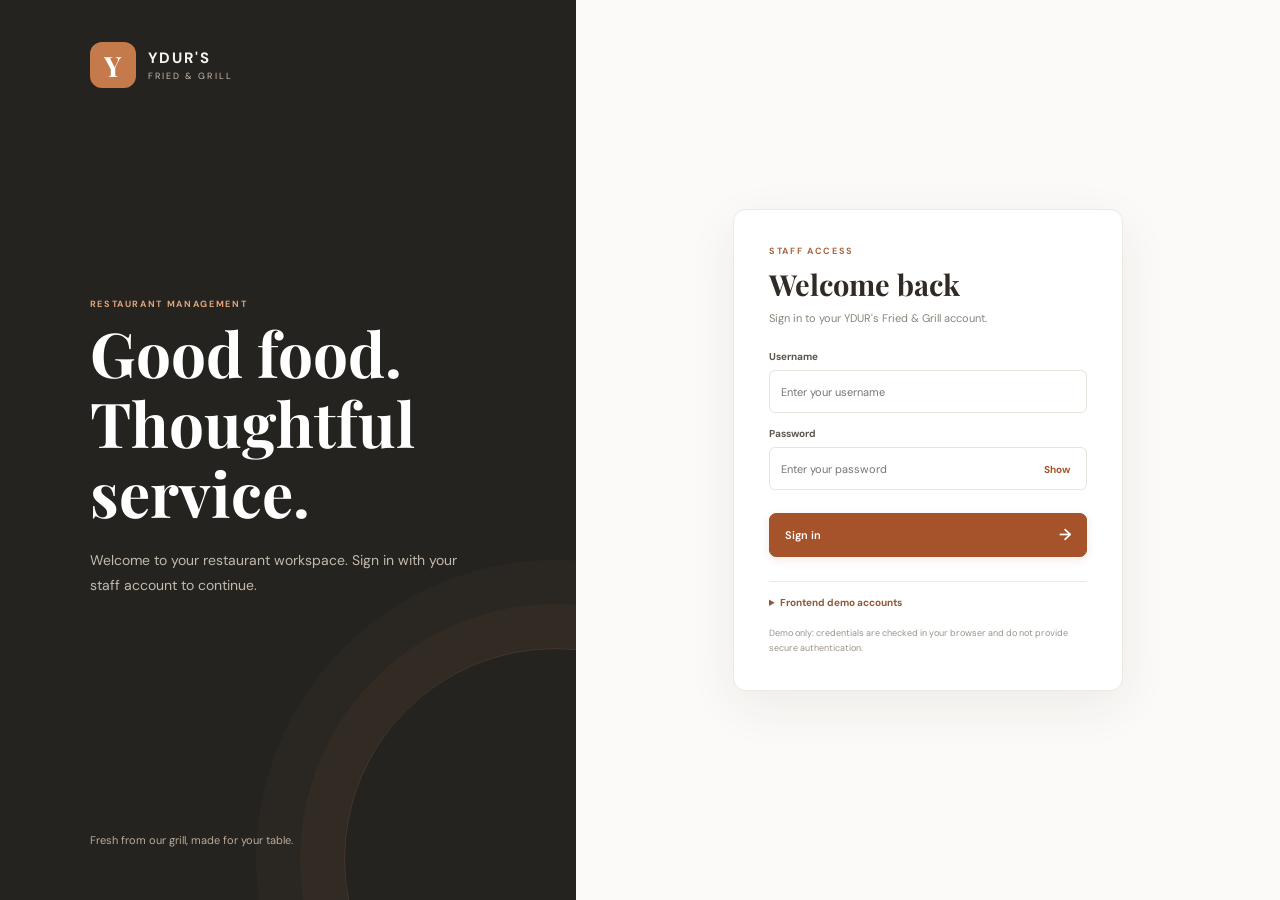
<file: ydur_frontend/index.html>
<!DOCTYPE html>
<html lang="en">
<head>
  <meta charset="UTF-8" />
  <meta name="viewport" content="width=device-width, initial-scale=1.0" />
  <meta name="description" content="YDUR's Fried & Grill restaurant management system." />
  <title>YDUR's Fried &amp; Grill | Sign in</title>
  <link rel="preconnect" href="https://fonts.googleapis.com">
  <link rel="preconnect" href="https://fonts.gstatic.com" crossorigin>
  <link href="https://fonts.googleapis.com/css2?family=DM+Sans:wght@400;500;600;700&family=Playfair+Display:wght@600;700&display=swap" rel="stylesheet">
  <link rel="stylesheet" href="css/style.css" />
</head>
<body>
  <div id="app"></div>
  <script src="js/app.js"></script>
</body>
</html>
</file>
<file: ydur_frontend/css/style.css>
:root {
    --bg: #f7f7f5;
    --surface: #fff;
    --surface-soft: #fbfaf8;
    --ink: #25231f;
    --muted: #858078;
    --line: #ece9e3;
    --accent: #a6532b;
    --accent-dark: #83401f;
    --accent-soft: #f7eee8;
    --green: #26734e;
    --green-soft: #eaf5ee;
    --amber: #a36a19;
    --amber-soft: #fbf2e2;
    --red: #b64d43;
    --shadow: 0 8px 28px rgba(48, 37, 26, .045);
    --sidebar: 252px
}

* {
    box-sizing: border-box
}

body {
    margin: 0;
    background: var(--bg);
    color: var(--ink);
    font-family: 'DM Sans', Arial, sans-serif;
    font-size: 14px
}

button,
input,
select {
    font: inherit
}

button {
    cursor: pointer
}

.app-shell {
    min-height: 100vh
}

.sidebar {
    position: fixed;
    inset: 0 auto 0 0;
    width: var(--sidebar);
    background: #25231f;
    color: #f7f3ed;
    padding: 25px 16px 16px;
    display: flex;
    flex-direction: column;
    z-index: 20
}

.brand {
    display: flex;
    align-items: center;
    gap: 11px;
    padding: 0 9px 32px
}

.brand-mark {
    width: 39px;
    height: 39px;
    border-radius: 12px;
    background: #c47a4b;
    color: #fff;
    display: grid;
    place-items: center;
    font-family: 'Playfair Display', serif;
    font-size: 25px;
    font-weight: 700
}

.brand-copy {
    display: flex;
    flex-direction: column;
    gap: 2px
}

.brand-name {
    font-weight: 700;
    font-size: 15px;
    letter-spacing: 1.8px
}

.brand-subtitle {
    font-size: 9px;
    letter-spacing: 2.1px;
    color: #c9bcb0
}

.workspace-label {
    font-size: 9px;
    letter-spacing: 1.55px;
    color: #8c877e;
    font-weight: 700;
    padding: 0 12px 11px
}

.main-nav {
    display: grid;
    gap: 4px
}

.nav-link {
    border: 0;
    background: transparent;
    color: #bdb7ae;
    display: flex;
    align-items: center;
    gap: 13px;
    text-align: left;
    width: 100%;
    padding: 11px 12px;
    border-radius: 8px;
    font-size: 12px;
    font-weight: 500;
    transition: .18s
}

.nav-link:hover {
    background: #34312c;
    color: #fff
}

.nav-link.active {
    background: #49352a;
    color: #fff
}

.nav-icon {
    font-size: 17px;
    width: 17px;
    text-align: center;
    color: #c8a48d
}

.nav-link.active .nav-icon {
    color: #e4a77d
}

.nav-count {
    margin-left: auto;
    background: #6e4834;
    color: #f4d6c1;
    border-radius: 20px;
    padding: 2px 7px;
    font-size: 10px
}

.report-label {
    margin-top: 29px
}

.sidebar-bottom {
    margin-top: auto
}

.help-card {
    background: #302e29;
    border: 1px solid #403c35;
    border-radius: 10px;
    padding: 14px;
    margin: 0 2px 17px
}

.help-icon {
    color: #e2a77e;
    font-size: 17px;
    margin-bottom: 7px
}

.help-card strong {
    font-size: 11px
}

.help-card p {
    font-size: 10px;
    line-height: 1.55;
    color: #aaa39a;
    margin: 6px 0 10px
}

.help-link {
    background: none;
    border: 0;
    color: #e0a47a;
    font-size: 10px;
    padding: 0;
    font-weight: 700
}

.help-link span {
    margin-left: 4px
}

.user-mini {
    border-top: 1px solid #403d37;
    padding: 15px 3px 1px;
    display: flex;
    align-items: center;
    gap: 9px
}

.avatar {
    width: 33px;
    height: 33px;
    border-radius: 50%;
    display: grid;
    place-items: center;
    background: #e8c5aa;
    color: #63391f;
    font-size: 10px;
    font-weight: 700;
    flex-shrink: 0
}

.user-mini-info {
    display: flex;
    flex-direction: column;
    gap: 3px;
    min-width: 0
}

.user-mini-info strong {
    font-size: 10px;
    white-space: nowrap
}

.user-mini-info span {
    font-size: 9px;
    color: #aaa39a
}

.more-button {
    margin-left: auto;
    border: 0;
    background: none;
    color: #99938a;
    letter-spacing: 2px
}

.main-area {
    margin-left: var(--sidebar);
    min-height: 100vh
}

.topbar {
    height: 72px;
    padding: 0 38px;
    background: rgba(255, 255, 255, .9);
    border-bottom: 1px solid var(--line);
    display: flex;
    align-items: center;
    justify-content: space-between;
    position: sticky;
    top: 0;
    z-index: 10;
    backdrop-filter: blur(12px)
}

.topbar-left,
.topbar-actions,
.breadcrumb,
.topbar-user {
    display: flex;
    align-items: center
}

.breadcrumb {
    gap: 11px;
    font-size: 10px;
    letter-spacing: .65px
}

.breadcrumb span {
    color: #958f85;
    font-weight: 600
}

.breadcrumb b {
    color: #d0cbc3;
    font-weight: 400
}

.breadcrumb strong {
    font-size: 11px;
    color: #3f3a33;
    letter-spacing: 0
}

.topbar-actions {
    gap: 19px
}

.today-chip {
    display: flex;
    align-items: center;
    gap: 7px;
    font-size: 10px;
    color: #777167
}

.today-dot {
    width: 6px;
    height: 6px;
    background: #69a57d;
    border-radius: 50%
}

.icon-button {
    border: 0;
    background: transparent;
    color: #615b52;
    font-size: 18px;
    width: 33px;
    height: 33px;
    border-radius: 8px;
    display: grid;
    place-items: center
}

.icon-button:hover {
    background: #f3eee8
}

.notification-button {
    position: relative;
    font-size: 17px
}

.notification-button i {
    position: absolute;
    width: 5px;
    height: 5px;
    right: 7px;
    top: 6px;
    border-radius: 50%;
    background: #c66c3f;
    border: 1px solid white
}

.topbar-divider {
    height: 28px;
    border-left: 1px solid var(--line)
}

.topbar-user {
    gap: 9px
}

.avatar-small {
    width: 30px;
    height: 30px;
    font-size: 9px
}

.topbar-user div:nth-child(2) {
    display: flex;
    flex-direction: column;
    gap: 3px
}

.topbar-user strong {
    font-size: 10px
}

.topbar-user span {
    font-size: 9px;
    color: #938d83
}

.topbar-user .chevron {
    font-size: 15px;
    margin-left: 5px;
    color: #8c857c
}

.menu-toggle,
.sidebar-close {
    display: none
}

.content-area {
    max-width: 1510px;
    margin: 0 auto;
    padding: 25px 38px 22px
}

.demo-notice {
    display: flex;
    align-items: center;
    gap: 9px;
    background: #fff8ed;
    border: 1px solid #f2e6d1;
    color: #906d3d;
    border-radius: 7px;
    padding: 9px 12px;
    font-size: 10px;
    margin-bottom: 25px
}

.demo-notice span {
    font-size: 14px
}

.page-heading {
    display: flex;
    align-items: flex-end;
    justify-content: space-between;
    margin-bottom: 22px
}

.eyebrow {
    font-size: 9px;
    letter-spacing: 1.65px;
    font-weight: 700;
    color: #a86640;
    margin: 0 0 8px
}

.page-heading h1 {
    font-family: 'Playfair Display', Georgia, serif;
    font-size: 29px;
    line-height: 1.2;
    margin: 0;
    color: #2d2924;
    font-weight: 700
}

.wave {
    font-family: 'DM Sans', sans-serif;
    color: #c98250;
    font-size: 19px
}

.page-description {
    margin: 7px 0 0;
    color: #89837a;
    font-size: 11px
}

.primary-button {
    display: inline-flex;
    align-items: center;
    justify-content: center;
    gap: 8px;
    background: var(--accent);
    color: white;
    border: 1px solid var(--accent);
    border-radius: 7px;
    padding: 10px 15px;
    font-size: 11px;
    font-weight: 600;
    box-shadow: 0 3px 8px rgba(166, 83, 43, .12);
    transition: .2s
}

.primary-button:hover {
    background: var(--accent-dark);
    transform: translateY(-1px)
}

.primary-button span {
    font-size: 16px;
    line-height: 10px
}

.stats-grid {
    display: grid;
    grid-template-columns: repeat(4, minmax(0, 1fr));
    gap: 15px;
    margin-bottom: 17px
}

.stat-card,
.panel {
    background: var(--surface);
    border: 1px solid var(--line);
    border-radius: 10px;
    box-shadow: var(--shadow)
}

.stat-card {
    padding: 16px 17px 14px;
    min-height: 119px
}

.stat-top {
    display: flex;
    justify-content: space-between;
    align-items: center
}

.stat-label {
    font-size: 10px;
    color: #827c73;
    font-weight: 500
}

.stat-icon {
    width: 29px;
    height: 29px;
    border-radius: 8px;
    display: grid;
    place-items: center;
    font-size: 15px
}

.sales-icon {
    background: #f8eee7;
    color: #ae653b
}

.orders-icon {
    background: #edf1f8;
    color: #5c76a0
}

.pending-icon {
    background: #fbf3e4;
    color: #b18439
}

.stock-icon {
    background: #edf5ef;
    color: #548768
}

.stat-value {
    font-size: 23px;
    font-weight: 700;
    letter-spacing: -.7px;
    margin: 10px 0 8px;
    color: #302b25
}

.stat-foot {
    display: flex;
    align-items: center;
    gap: 6px;
    font-size: 9px;
    color: #a09a91
}

.trend {
    font-weight: 700
}

.positive {
    color: #38815b
}

.neutral-note {
    color: #b07a31;
    font-weight: 600
}

.warning-text {
    color: #b36b3e;
    font-weight: 600
}

.dashboard-grid {
    display: grid;
    grid-template-columns: minmax(0, 1.55fr) minmax(300px, 1fr);
    gap: 16px;
    margin-bottom: 17px
}

.panel {
    padding: 17px 18px
}

.panel-heading {
    display: flex;
    justify-content: space-between;
    align-items: flex-start;
    gap: 15px
}

.panel-heading h2 {
    margin: 0;
    font-size: 13px;
    font-weight: 700;
    color: #353029
}

.panel-heading p {
    margin: 5px 0 0;
    font-size: 9px;
    color: #99938a
}

.select-control {
    border: 1px solid #e9e5df;
    background: #fff;
    border-radius: 6px;
    padding: 7px 27px 7px 9px;
    color: #6f695f;
    font-size: 9px;
    outline: none
}

.chart-summary {
    display: flex;
    justify-content: space-between;
    align-items: flex-end;
    margin: 22px 4px 4px
}

.muted-label {
    display: block;
    color: #999187;
    font-size: 9px;
    margin-bottom: 5px
}

.chart-summary strong {
    font-size: 19px;
    letter-spacing: -.4px
}

.chart-legend {
    font-size: 9px;
    color: #8d877d;
    display: flex;
    align-items: center;
    gap: 6px;
    margin-bottom: 3px
}

.chart-legend i {
    width: 7px;
    height: 7px;
    border-radius: 50%;
    background: #d97736
}

.chart-wrap {
    height: 190px;
    display: flex;
    margin-top: 7px
}

.y-labels {
    width: 39px;
    display: flex;
    flex-direction: column;
    justify-content: space-between;
    padding: 0 0 22px;
    color: #a59f96;
    font-size: 8px
}

.chart-area {
    position: relative;
    flex: 1;
    min-width: 0
}

.chart-grid-lines {
    position: absolute;
    inset: 0 0 23px;
    display: flex;
    flex-direction: column;
    justify-content: space-between
}

.chart-grid-lines i {
    border-top: 1px dashed #eeeae5;
    width: 100%
}

.sales-chart {
    position: absolute;
    width: 100%;
    height: calc(100% - 23px);
    inset: 0 0 23px;
    overflow: visible
}

.x-labels {
    position: absolute;
    left: 0;
    right: 0;
    bottom: 0;
    display: flex;
    justify-content: space-between;
    color: #a59f96;
    font-size: 8px
}

.text-button {
    border: 0;
    background: transparent;
    color: #a45e39;
    font-size: 9px;
    font-weight: 700;
    padding: 3px 0;
    white-space: nowrap
}

.text-button span {
    font-size: 13px;
    margin-left: 4px
}

.popular-list {
    margin-top: 17px
}

.popular-item {
    display: flex;
    align-items: center;
    gap: 10px;
    padding: 10px 0;
    border-bottom: 1px solid #f1eee9
}

.popular-item:last-child {
    border-bottom: 0
}

.food-thumb {
    width: 35px;
    height: 35px;
    display: grid;
    place-items: center;
    border-radius: 8px;
    font-size: 17px
}

.food-one {
    background: #fbefe3
}

.food-two {
    background: #f8edeb
}

.food-three {
    background: #eaf2f4
}

.food-four {
    background: #f8f3e4
}

.popular-info {
    display: flex;
    flex-direction: column;
    gap: 4px;
    min-width: 0
}

.popular-info strong {
    font-size: 10px
}

.popular-info span {
    font-size: 8px;
    color: #99938a
}

.popular-sales {
    margin-left: auto;
    display: flex;
    flex-direction: column;
    align-items: flex-end;
    gap: 3px
}

.popular-sales strong {
    font-size: 11px
}

.popular-sales span {
    font-size: 8px;
    color: #99938a
}

.orders-panel {
    padding-bottom: 10px
}

.orders-heading {
    align-items: center;
    margin-bottom: 17px
}

.table-actions {
    display: flex;
    align-items: center;
    gap: 17px
}

.search-box {
    height: 29px;
    width: 150px;
    border: 1px solid #ece8e2;
    border-radius: 6px;
    display: flex;
    align-items: center;
    padding: 0 8px;
    gap: 6px;
    color: #a29a90
}

.search-box span {
    font-size: 17px
}

.search-box input {
    border: 0;
    outline: 0;
    width: 100%;
    font-size: 9px;
    color: #484239
}

.search-box input::placeholder {
    color: #aaa49b
}

.table-scroll {
    overflow-x: auto
}

table {
    border-collapse: collapse;
    width: 100%;
    min-width: 650px
}

thead {
    background: #faf9f7
}

th {
    text-align: left;
    color: #9a948a;
    font-size: 8px;
    letter-spacing: .65px;
    font-weight: 700;
    padding: 10px 12px
}

td {
    padding: 11px 12px;
    border-bottom: 1px solid #f1eee9;
    font-size: 9px;
    color: #777168;
    white-space: nowrap
}

tbody tr:last-child td {
    border-bottom: 0
}

.order-id {
    font-weight: 700;
    color: #a15c39
}

.customer-cell {
    display: flex;
    align-items: center;
    gap: 8px;
    color: #49443d;
    font-weight: 600
}

.customer-avatar {
    width: 24px;
    height: 24px;
    display: grid;
    place-items: center;
    border-radius: 50%;
    background: #f2e6dd;
    color: #92542f;
    font-size: 8px;
    font-weight: 700
}

.avatar-2 {
    background: #e9edf5;
    color: #60749c
}

.avatar-3 {
    background: #f6ecdf;
    color: #9b7139
}

.avatar-4 {
    background: #e9f1ec;
    color: #568065
}

.amount-cell {
    font-weight: 700;
    color: #51483e
}

.status-badge {
    display: inline-flex;
    align-items: center;
    border-radius: 30px;
    padding: 5px 8px;
    font-size: 8px;
    font-weight: 700
}

.status-badge:before {
    content: '';
    width: 5px;
    height: 5px;
    border-radius: 50%;
    margin-right: 5px;
    background: currentColor
}

.preparing {
    background: #fff3e4;
    color: #b47730
}

.completed {
    background: #eaf5ed;
    color: #43815c
}

.pending {
    background: #fcebea;
    color: #b75b50
}

.table-footer {
    display: flex;
    justify-content: space-between;
    padding: 11px 12px 2px;
    color: #a19b92;
    font-size: 8px
}

.table-footer strong {
    color: #686157
}

.sample-label {
    letter-spacing: 1px;
    font-weight: 700;
    color: #b3a99c
}

.page-footer {
    display: flex;
    justify-content: space-between;
    padding: 21px 2px 5px;
    color: #aaa49b;
    font-size: 8px
}

.page-footer b {
    padding: 0 5px;
    color: #d2a17f
}

.page-view {
    display: none
}

.page-view.active {
    display: block
}

.placeholder-panel {
    min-height: 330px;
    display: flex;
    flex-direction: column;
    align-items: center;
    justify-content: center;
    text-align: center;
    padding: 35px
}

.placeholder-icon {
    width: 57px;
    height: 57px;
    border-radius: 16px;
    background: var(--accent-soft);
    color: var(--accent);
    display: grid;
    place-items: center;
    font-size: 25px;
    margin-bottom: 15px
}

.placeholder-panel h2 {
    font-family: 'Playfair Display', serif;
    font-size: 22px;
    margin: 0 0 8px
}

.placeholder-panel p {
    max-width: 400px;
    font-size: 11px;
    color: #89837a;
    line-height: 1.7;
    margin: 0 0 17px
}

.coming-soon {
    font-size: 8px;
    letter-spacing: 1.2px;
    color: #a86640;
    background: #f8eee8;
    border-radius: 20px;
    padding: 7px 11px;
    font-weight: 700
}

.sidebar-scrim {
    display: none
}

.modal-backdrop {
    display: none;
    position: fixed;
    inset: 0;
    background: rgba(29, 25, 21, .48);
    z-index: 50;
    align-items: center;
    justify-content: center;
    padding: 18px
}

.modal-backdrop.open {
    display: flex
}

.modal {
    background: #fff;
    border-radius: 13px;
    padding: 23px;
    width: min(100%, 440px);
    box-shadow: 0 18px 55px rgba(0, 0, 0, .18)
}

.modal-heading {
    display: flex;
    justify-content: space-between;
    align-items: flex-start;
    margin-bottom: 21px
}

.modal-heading h2 {
    font-family: 'Playfair Display', serif;
    font-size: 22px;
    margin: 0
}

.modal-heading p:last-child {
    font-size: 10px;
    color: #89837a;
    margin: 6px 0 0
}

.modal-close {
    font-size: 23px
}

.field-label {
    display: block;
    font-size: 10px;
    font-weight: 700;
    color: #5c554c;
    margin-bottom: 7px
}

.form-control {
    width: 100%;
    padding: 10px 11px;
    border: 1px solid #e8e3dc;
    border-radius: 6px;
    outline: none;
    font-size: 11px;
    color: #403a33;
    background: #fff;
    margin-bottom: 15px
}

.form-control:focus {
    border-color: #c88761;
    box-shadow: 0 0 0 3px rgba(200, 135, 97, .12)
}

.form-row {
    display: grid;
    grid-template-columns: 1fr 1fr;
    gap: 12px
}

.modal-actions {
    display: flex;
    justify-content: flex-end;
    gap: 8px;
    margin-top: 5px
}

.secondary-button {
    background: #fff;
    border: 1px solid #e6e1da;
    color: #70695f;
    border-radius: 7px;
    padding: 10px 14px;
    font-size: 10px;
    font-weight: 600
}

.form-note {
    font-size: 8px;
    color: #a29b91;
    margin: 13px 0 0
}

.toast {
    position: fixed;
    right: 22px;
    bottom: 22px;
    background: #2f4939;
    color: #fff;
    padding: 12px 16px;
    border-radius: 8px;
    font-size: 11px;
    box-shadow: 0 8px 22px rgba(0, 0, 0, .15);
    opacity: 0;
    transform: translateY(10px);
    pointer-events: none;
    transition: .25s;
    z-index: 80
}

.toast.show {
    opacity: 1;
    transform: translateY(0)
}

@media(max-width:1150px) {
    :root {
        --sidebar: 225px
    }

    .content-area {
        padding-left: 25px;
        padding-right: 25px
    }

    .topbar {
        padding: 0 25px
    }

    .stats-grid {
        gap: 10px
    }

    .stat-card {
        padding: 14px
    }

    .dashboard-grid {
        grid-template-columns: minmax(0, 1.3fr) minmax(270px, 1fr)
    }
}

@media(max-width:900px) {
    .stats-grid {
        grid-template-columns: repeat(2, minmax(0, 1fr))
    }

    .dashboard-grid {
        grid-template-columns: 1fr
    }

    .popular-panel {
        min-height: 0
    }

    .sidebar {
        transform: translateX(-100%);
        transition: transform .25s ease
    }

    .sidebar.open {
        transform: translateX(0)
    }

    .sidebar-close,
    .menu-toggle {
        display: grid
    }

    .sidebar-scrim.show {
        display: block;
        position: fixed;
        inset: 0;
        background: rgba(25, 22, 18, .35);
        z-index: 15
    }

    .main-area {
        margin-left: 0
    }

    .topbar {
        height: 65px
    }

    .menu-toggle {
        margin-right: 9px
    }

    .breadcrumb span {
        display: none
    }
}

@media(max-width:600px) {
    .topbar {
        padding: 0 15px
    }

    .content-area {
        padding: 18px 14px
    }

    .topbar-actions {
        gap: 10px
    }

    .today-chip {
        display: none
    }

    .topbar-user div:nth-child(2),
    .topbar-user .chevron {
        display: none
    }

    .topbar-divider {
        display: none
    }

    .page-heading {
        align-items: flex-start;
        gap: 15px;
        flex-direction: column
    }

    .page-heading h1 {
        font-size: 25px
    }

    .page-heading>.primary-button {
        align-self: stretch
    }

    .stats-grid {
        gap: 9px
    }

    .stat-card {
        min-height: 112px;
        padding: 12px
    }

    .stat-value {
        font-size: 20px
    }

    .stat-foot {
        font-size: 8px;
        flex-wrap: wrap
    }

    .panel {
        padding: 14px
    }

    .orders-heading {
        align-items: flex-start;
        flex-direction: column
    }

    .table-actions {
        width: 100%;
        justify-content: space-between
    }

    .search-box {
        flex: 1;
        max-width: 190px
    }

    .page-footer {
        gap: 8px;
        flex-direction: column
    }

    .form-row {
        grid-template-columns: 1fr;
        gap: 0
    }

    .demo-notice {
        align-items: flex-start;
        line-height: 1.5
    }

    .breadcrumb {
        font-size: 9px
    }
}

/* Login and role-based dashboard */
.login-layout {
    min-height: 100vh;
    display: grid;
    grid-template-columns: minmax(320px, .9fr) minmax(420px, 1.1fr);
    background: #fff
}

.login-brand-panel {
    position: relative;
    display: flex;
    flex-direction: column;
    justify-content: space-between;
    padding: 42px clamp(30px, 7vw, 100px);
    background: #25231f;
    color: #f7f3ed;
    overflow: hidden
}

.login-brand-panel:after {
    content: "";
    position: absolute;
    width: 420px;
    height: 420px;
    right: -190px;
    bottom: -170px;
    border: 1px solid rgba(224, 164, 122, .16);
    border-radius: 50%;
    box-shadow: 0 0 0 44px rgba(224, 164, 122, .035), 0 0 0 88px rgba(224, 164, 122, .025)
}

.login-brand {
    display: flex;
    align-items: center;
    gap: 12px;
    position: relative;
    z-index: 1
}

.login-brand .brand-mark,
.login-card-brand .brand-mark {
    width: 46px;
    height: 46px;
    font-size: 28px
}

.login-welcome {
    max-width: 510px;
    margin: 50px 0;
    position: relative;
    z-index: 1
}

.login-welcome .eyebrow {
    color: #e0a47a
}

.login-welcome h1 {
    font-family: 'Playfair Display', Georgia, serif;
    font-size: clamp(38px, 5vw, 62px);
    line-height: 1.13;
    margin: 0;
    color: #fff
}

.login-welcome>p:last-child {
    max-width: 370px;
    font-size: 14px;
    line-height: 1.8;
    color: #c3b9ad;
    margin-top: 20px
}

.login-brand-footer {
    font-size: 11px;
    color: #b9ab9e;
    position: relative;
    z-index: 1
}

.login-form-panel {
    display: grid;
    place-items: center;
    padding: 35px 24px;
    background: #fbfaf8
}

.login-card {
    width: min(100%, 390px);
    background: #fff;
    border: 1px solid var(--line);
    border-radius: 13px;
    padding: 35px;
    box-shadow: 0 15px 50px rgba(48, 37, 26, .07)
}

.login-card-brand {
    display: none;
    margin-bottom: 25px
}

.login-card>.eyebrow {
    margin-bottom: 8px
}

.login-card h2 {
    font-family: 'Playfair Display', Georgia, serif;
    font-size: 29px;
    margin: 0;
    color: #302b25
}

.login-intro {
    font-size: 11px;
    color: #89837a;
    margin: 8px 0 25px
}

.login-card .field-label {
    margin-top: 14px
}

.login-card .form-control {
    margin-bottom: 0;
    height: 43px
}

.password-field {
    position: relative
}

.password-field .form-control {
    padding-right: 60px
}

.password-toggle {
    position: absolute;
    top: 50%;
    right: 10px;
    transform: translateY(-50%);
    border: 0;
    background: transparent;
    color: var(--accent);
    font-size: 10px;
    font-weight: 700;
    padding: 7px
}

.login-submit {
    width: 100%;
    height: 44px;
    margin-top: 23px
}

.login-submit span {
    margin-left: auto
}

.login-error {
    background: #fff0ee;
    border: 1px solid #f0d2cf;
    color: #a74138;
    border-radius: 6px;
    padding: 10px 11px;
    font-size: 10px;
    line-height: 1.5;
    margin: 0 0 15px
}

.demo-accounts {
    border-top: 1px solid var(--line);
    margin-top: 24px;
    padding-top: 14px;
    color: #6b6258;
    font-size: 10px
}

.demo-accounts summary {
    font-weight: 700;
    color: #8e5839;
    cursor: pointer
}

.demo-accounts p {
    margin: 10px 0 0;
    line-height: 1.5
}

.demo-accounts p strong {
    display: inline-block;
    min-width: 105px;
    color: #484239
}

.security-note {
    font-size: 9px;
    line-height: 1.6;
    color: #9a9288;
    margin: 17px 0 0
}

.sidebar-bottom {
    display: flex;
    flex-direction: column;
    gap: 14px
}

.logout-button {
    display: flex;
    justify-content: space-between;
    align-items: center;
    width: 100%;
    padding: 10px 12px;
    border: 1px solid #49433c;
    border-radius: 7px;
    background: transparent;
    color: #e3c2a9;
    font-size: 11px;
    font-weight: 600;
    text-align: left
}

.logout-button:hover {
    background: #34312c;
    color: #fff
}

.topbar-logout {
    border: 1px solid #e8dfd7;
    border-radius: 6px;
    background: #fff;
    color: #8d5031;
    padding: 8px 11px;
    font-size: 10px;
    font-weight: 700
}

.topbar-logout:hover {
    background: #f8eee8
}

.empty-state {
    min-height: 125px;
    display: flex;
    flex-direction: column;
    align-items: center;
    justify-content: center;
    text-align: center;
    padding: 18px;
    color: #918a80
}

.empty-state-icon {
    width: 38px;
    height: 38px;
    display: grid;
    place-items: center;
    border-radius: 11px;
    background: var(--accent-soft);
    color: #aa6844;
    font-size: 17px;
    margin-bottom: 11px
}

.empty-state p {
    margin: 0;
    font-size: 10px;
    line-height: 1.6
}

.dashboard-grid>.panel {
    min-height: 205px
}

.orders-panel>.empty-state {
    min-height: 110px
}

.cashier-stats {
    grid-template-columns: repeat(3, minmax(0, 1fr));
    max-width: 960px
}

.kitchen-stats {
    grid-template-columns: repeat(3, minmax(0, 1fr));
    max-width: 1050px
}

.status-filters {
    display: flex;
    gap: 8px;
    margin: 18px 0 0
}

.status-filter {
    border: 1px solid #e9e3dc;
    border-radius: 20px;
    padding: 7px 13px;
    background: #fff;
    color: #766e63;
    font-size: 9px;
    font-weight: 600
}

.status-filter:hover,
.status-filter.selected {
    border-color: #d6aa8e;
    background: #f8eee8;
    color: #92532f
}

.placeholder-panel {
    min-height: 250px
}

.placeholder-panel .empty-state {
    width: 100%;
    min-height: 190px
}

.empty-orders-table td {
    text-align: center;
    padding: 0 12px
}

@media(max-width:760px) {
    .login-layout {
        grid-template-columns: 1fr
    }

    .login-brand-panel {
        display: none
    }

    .login-form-panel {
        min-height: 100vh;
        padding: 24px 16px
    }

    .login-card {
        padding: 27px 23px
    }

    .login-card-brand {
        display: block
    }

    .login-card-brand .brand-mark {
        margin: 0 auto
    }

    .cashier-stats,
    .kitchen-stats {
        grid-template-columns: 1fr
    }

    .topbar-logout {
        padding: 7px 9px
    }
}

/* Order entry, menu pricing, kitchen, and payment modules */
.main-nav {
    overflow-y: auto;
    min-height: 0
}

.nav-link:focus-visible,
button:focus-visible,
.form-control:focus-visible,
select:focus-visible {
    outline: 2px solid #c88761;
    outline-offset: 2px
}

.storage-notice {
    background: #fff0ee;
    border: 1px solid #f0d2cf;
    color: #a74138;
    border-radius: 7px;
    padding: 10px 12px;
    font-size: 10px;
    margin: -13px 0 20px
}

.storage-notice[hidden] {
    display: none
}

.demo-price-note {
    display: inline-flex;
    align-items: center;
    background: #fff8ed;
    border: 1px solid #f2e6d1;
    color: #906d3d;
    border-radius: 7px;
    padding: 9px 12px;
    font-size: 10px;
    margin: 0 0 17px
}

.page-heading .demo-price-note {
    margin-bottom: 0
}

.order-layout,
.pos-layout {
    display: grid;
    grid-template-columns: minmax(0, 1.65fr) minmax(290px, .75fr);
    gap: 16px;
    align-items: start
}

.order-builder {
    min-width: 0
}

.order-meta-grid {
    display: grid;
    grid-template-columns: minmax(130px, .8fr) minmax(130px, .8fr) minmax(180px, 1.2fr);
    gap: 12px;
    align-items: end;
    margin-bottom: 18px
}

.order-meta-grid .form-control {
    margin-bottom: 0
}

.order-id-display {
    min-height: 37px;
    display: flex;
    align-items: center;
    color: #a15c39;
    background: #faf7f3;
    border: 1px solid #eee8e0;
    border-radius: 6px;
    padding: 8px 10px;
    font-size: 11px;
    font-weight: 700
}

.optional-label {
    color: #99938a;
    font-weight: 400
}

.product-section-heading {
    align-items: center;
    margin: 10px 0 13px
}

.sample-label,
.sample-chip {
    font-size: 8px;
    letter-spacing: .7px;
    font-weight: 700;
    color: #936848
}

.product-grid {
    display: grid;
    grid-template-columns: repeat(auto-fill, minmax(160px, 1fr));
    gap: 12px
}

.product-card {
    min-width: 0;
    overflow: hidden;
    border: 1px solid #eee9e2;
    border-radius: 9px;
    background: #fff
}

.product-art {
    display: block;
    width: 100%;
    height: auto;
    aspect-ratio: 240 / 130
}

.product-card-body {
    padding: 11px
}

.product-card-meta {
    display: flex;
    justify-content: space-between;
    gap: 5px;
    min-height: 14px;
    color: #968e84;
    font-size: 8px
}

.sample-chip {
    color: #a45e39;
    white-space: nowrap
}

.product-card h3 {
    min-height: 34px;
    margin: 7px 0 10px;
    font-size: 12px;
    line-height: 1.4
}

.product-card-bottom {
    display: flex;
    justify-content: space-between;
    align-items: center;
    gap: 7px
}

.product-card-bottom strong,
.product-view-price {
    color: #51483e;
    font-size: 12px
}

.product-add {
    padding: 7px 9px;
    font-size: 9px
}

.product-add span {
    font-size: 12px
}

.order-summary {
    position: sticky;
    top: 88px;
    min-width: 0
}

.order-summary .panel-heading {
    align-items: center;
    margin-bottom: 12px
}

.order-summary .panel-heading h2 {
    font-size: 17px
}

.cart-count {
    color: #8d5031;
    background: #f8eee8;
    padding: 5px 8px;
    border-radius: 20px;
    font-size: 9px;
    white-space: nowrap
}

.cart-items {
    max-height: 300px;
    overflow-y: auto;
    margin-bottom: 15px
}

.cart-item {
    display: grid;
    grid-template-columns: minmax(0, 1fr) auto 22px;
    gap: 7px;
    align-items: center;
    padding: 11px 0;
    border-bottom: 1px solid #f1eee9
}

.cart-item-info {
    display: grid;
    gap: 3px;
    min-width: 0
}

.cart-item-info strong {
    font-size: 10px
}

.cart-item-info small {
    color: #99938a;
    font-size: 8px
}

.cart-item-info b {
    color: #62594f;
    font-size: 9px
}

.quantity-control {
    display: flex;
    align-items: center;
    gap: 6px;
    color: #51483e;
    font-size: 10px
}

.quantity-control button,
.remove-item {
    display: grid;
    place-items: center;
    width: 25px;
    height: 25px;
    border: 1px solid #e9e3dc;
    border-radius: 6px;
    background: #fff;
    color: #8d5031;
    font-weight: 700
}

.remove-item {
    width: 22px;
    height: 22px;
    color: #a45e54;
    font-size: 16px
}

.instructions-control {
    min-height: 72px;
    resize: vertical
}

.summary-line {
    display: flex;
    justify-content: space-between;
    align-items: center;
    padding: 9px 0;
    color: #756d62;
    font-size: 10px
}

.summary-total {
    border-top: 1px solid var(--line);
    color: #302b25;
    font-size: 13px
}

.summary-total strong {
    font-size: 17px
}

.order-actions {
    display: grid;
    grid-template-columns: 1fr 1.3fr;
    gap: 8px;
    margin-top: 9px
}

.order-actions .primary-button,
.order-actions .secondary-button {
    padding: 10px 8px;
    font-size: 9px
}

.primary-button:disabled {
    opacity: .48;
    cursor: not-allowed;
    transform: none
}

.history-controls {
    display: flex;
    justify-content: space-between;
    align-items: center;
    gap: 12px;
    margin-bottom: 15px
}

.history-search {
    display: flex;
    align-items: center;
    gap: 8px;
    width: min(100%, 430px)
}

.history-search .form-control,
.filter-label .select-control {
    margin: 0
}

.history-search .form-control {
    min-width: 0
}

.history-search .secondary-button {
    padding: 10px 14px
}

.filter-label {
    display: flex;
    align-items: center;
    gap: 8px;
    color: #71695f;
    font-size: 10px;
    font-weight: 600
}

.order-detail-panel {
    margin-top: 16px;
    box-shadow: none
}

.order-detail-panel .panel-heading {
    align-items: flex-start
}

.order-detail-panel .panel-heading h2 {
    color: #a15c39
}

.detail-items {
    margin: 12px 0
}

.detail-item {
    display: flex;
    justify-content: space-between;
    gap: 12px;
    padding: 9px 0;
    border-bottom: 1px solid #f1eee9;
    font-size: 10px
}

.detail-item span {
    display: grid;
    gap: 4px
}

.detail-item small,
.detail-note {
    color: #89837a;
    font-size: 9px
}

.detail-total {
    display: flex;
    justify-content: space-between;
    padding: 10px 0;
    border-top: 1px solid var(--line);
    font-size: 12px
}

.cancel-recorded-order {
    color: #a74138;
    border-color: #eed5d1
}

.product-create-panel {
    margin-bottom: 16px
}

.product-create-panel .panel-heading {
    margin-bottom: 14px
}

.product-create-form {
    display: grid;
    grid-template-columns: 1.2fr 1fr .75fr .65fr auto;
    gap: 10px;
    align-items: end
}

.product-create-form .form-control {
    margin-bottom: 0
}

.product-create-form .primary-button {
    padding: 10px 12px;
    white-space: nowrap
}

.management-grid {
    margin-top: 15px
}

.product-edit-form {
    margin-top: 8px
}

.product-edit-grid {
    display: grid;
    grid-template-columns: 1fr 1fr;
    gap: 0 7px
}

.product-edit-grid .form-control {
    min-width: 0;
    margin-bottom: 8px;
    padding: 8px;
    font-size: 10px
}

.product-edit-actions {
    display: flex;
    align-items: center;
    justify-content: space-between;
    gap: 6px
}

.product-edit-actions .secondary-button {
    padding: 8px;
    font-size: 9px;
    white-space: nowrap
}

.payment-panel {
    min-width: 0
}

.payment-panel .panel-heading {
    margin-bottom: 18px
}

.payment-order-summary {
    background: #faf8f5;
    border: 1px solid #eee9e2;
    border-radius: 8px;
    padding: 12px;
    margin: 2px 0 16px
}

.payment-order-summary div {
    display: flex;
    justify-content: space-between;
    gap: 12px;
    padding: 6px 0;
    color: #81796f;
    font-size: 9px
}

.payment-order-summary strong {
    text-align: right;
    color: #51483e
}

.payment-order-summary .payment-total {
    color: #a15c39;
    font-size: 15px
}

.payment-validation {
    min-height: 14px;
    color: #a74138;
    font-size: 9px;
    margin: -4px 0 10px
}

.receipt-ready {
    display: flex;
    justify-content: space-between;
    align-items: center;
    flex-wrap: wrap;
    gap: 10px;
    margin-top: 15px;
    padding-top: 13px;
    border-top: 1px solid var(--line);
    color: #43815c;
    font-size: 9px
}

.sales-panel {
    min-width: 0
}

.sales-panel .panel-heading {
    margin-bottom: 14px
}

.kitchen-card-grid {
    display: grid;
    grid-template-columns: repeat(auto-fill, minmax(250px, 1fr));
    gap: 12px;
    margin-top: 16px
}

.kitchen-order-card {
    border: 1px solid #eee9e2;
    border-radius: 9px;
    padding: 14px;
    background: #fff
}

.kitchen-order-head {
    display: flex;
    justify-content: space-between;
    align-items: flex-start;
    gap: 10px
}

.kitchen-order-head p {
    margin: 5px 0 0;
    color: #99938a;
    font-size: 8px
}

.kitchen-item-list {
    list-style: none;
    padding: 11px 0;
    margin: 9px 0;
    border-top: 1px solid #f1eee9;
    border-bottom: 1px solid #f1eee9
}

.kitchen-item-list li {
    padding: 4px 0;
    color: #51483e;
    font-size: 11px
}

.kitchen-item-list li strong {
    color: #a15c39
}

.kitchen-instructions {
    color: #756d62;
    font-size: 9px;
    line-height: 1.5
}

.kitchen-ready-note {
    display: inline-block;
    padding: 9px 0;
    color: #43815c;
    font-size: 10px;
    font-weight: 700
}

.ready {
    background: #eaf3f7;
    color: #45728b
}

.cancelled {
    background: #f2eeee;
    color: #777168
}

@media(max-width:1050px) {
    .order-layout,
    .pos-layout {
        grid-template-columns: 1fr
    }

    .order-summary {
        position: static
    }

    .product-create-form {
        grid-template-columns: repeat(2, minmax(0, 1fr))
    }
}

@media(max-width:700px) {
    .order-meta-grid {
        grid-template-columns: 1fr 1fr
    }

    .order-meta-grid>div:last-child {
        grid-column: 1 / -1
    }

    .history-controls {
        align-items: stretch;
        flex-direction: column
    }

    .history-search {
        width: 100%
    }

    .filter-label {
        justify-content: space-between
    }

    .filter-label .select-control {
        flex: 1;
        max-width: 220px
    }

    .product-create-form {
        grid-template-columns: 1fr
    }

    .page-heading .demo-price-note {
        align-self: stretch
    }
}

@media(max-width:430px) {
    .order-meta-grid {
        grid-template-columns: 1fr
    }

    .order-meta-grid>div:last-child {
        grid-column: auto
    }

    .product-grid {
        grid-template-columns: repeat(2, minmax(0, 1fr));
        gap: 8px
    }

    .product-card-body {
        padding: 8px
    }

    .sample-label {
        display: none
    }
}
</file>
